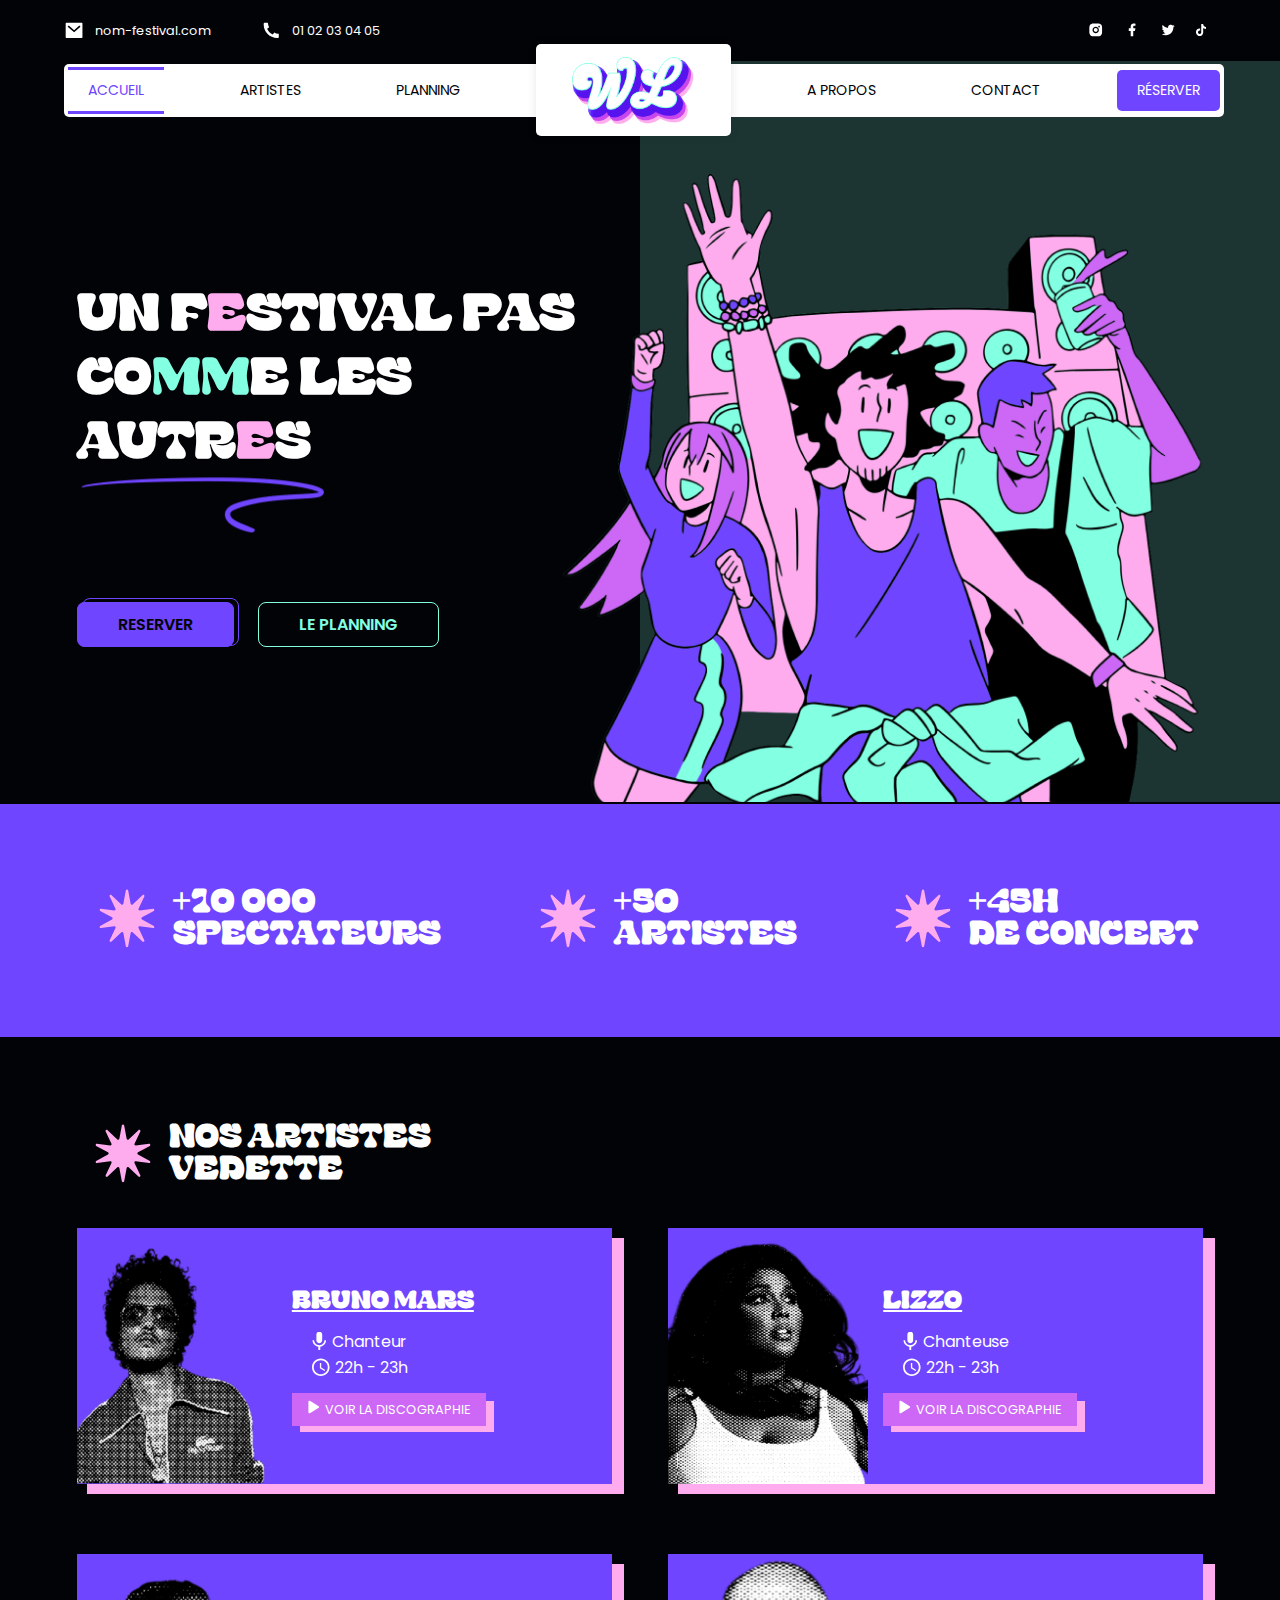
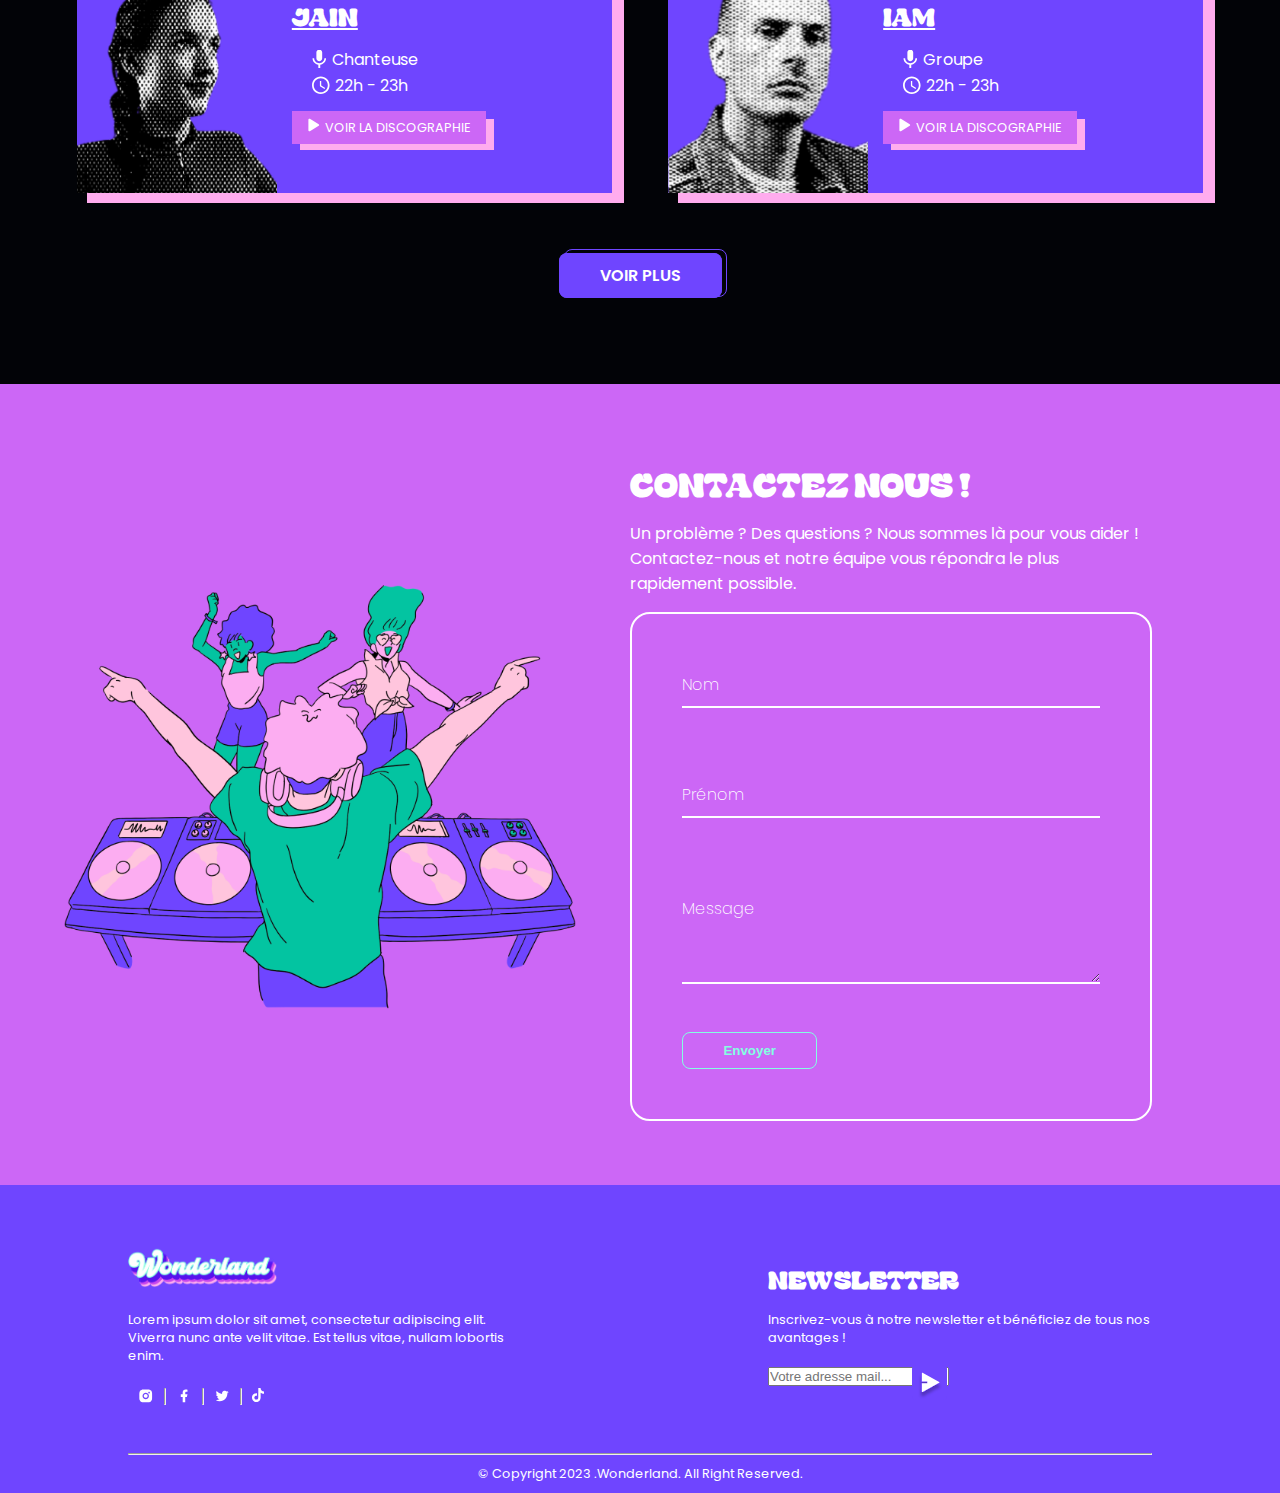
<file: index.html>
<!DOCTYPE html>
<html lang="fr">

<head>
    <meta charset="UTF-8">
    <meta http-equiv="X-UA-Compatible" content="IE=edge">
    <meta name="viewport" content="width=device-width, initial-scale=1.0">
    <link rel="icon" href="img/logo_favicon.png">

    <link rel="preconnect" href="https://fonts.googleapis.com">
    <link rel="preconnect" href="https://fonts.gstatic.com" crossorigin>
    <link href="https://fonts.googleapis.com/css2?family=Poppins:ital,wght@0,100;0,200;0,300;0,400;0,500;0,600;0,700;0,800;0,900;1,100;1,200;1,300;1,400;1,500;1,600;1,700;1,800;1,900&display=swap"
        rel="stylesheet">
    <link rel="stylesheet" href="css/global.css">
    <link rel="stylesheet" href="css/style.css">

    <title>WonderLand - Accueil</title>
</head>

<body>
    <div class="nav">
        <input type="checkbox" id="nav-check">
        <div class="nav-top">
            <div class="contactInfos">
                <div class="info">
                    <img src="img/mail-fill.svg" alt="ws">
                    <p>nom-festival.com</p>
                </div>
                <div class="info">
                    <img src="img/phone-fill.svg" alt="tel">
                    <p>01 02 03 04 05</p>
                </div>
            </div>

            <div class="socials">
                <a href=""><img src="img/instagram-fill.svg" alt="instagram"></a>
                <a href=""><img src="img/facebook-fill.svg" alt="facebook"></a>
                <a href=""><img src="img/twitter-fill.svg" alt="twitter"></a>
                <a href="" id="tiktok-link"><img id="tiktok" src="img/tiktok-fill.svg" alt="tiktok"></a>
            </div>
        </div>
        <div class="nav-btn">
            <label for="nav-check">
                <span></span>
                <span></span>
                <span></span>
            </label>
        </div>
        <a href="index.html"><img class="logo-hamburger" src="img/logo_mobile.png" alt="logo"></a>
        <a href="reserver.html"><svg class="icon-reserver" xmlns="http://www.w3.org/2000/svg" width="30" height="30" fill="currentColor" class="bi bi-calendar" viewBox="0 0 16 16"> <path d="M3.5 0a.5.5 0 0 1 .5.5V1h8V.5a.5.5 0 0 1 1 0V1h1a2 2 0 0 1 2 2v11a2 2 0 0 1-2 2H2a2 2 0 0 1-2-2V3a2 2 0 0 1 2-2h1V.5a.5.5 0 0 1 .5-.5zM1 4v10a1 1 0 0 0 1 1h12a1 1 0 0 0 1-1V4H1z"/> </svg></a>

        <div class="nav-bottom">
            <a href="index.html" class="link active">ACCUEIL</a>
            <a href="artistes.html" class="link">ARTISTES</a>
            <a href="planning.html" class="link">PLANNING</a>
            <a href="index.html"><img class="logo" src="img/logo_mobile.png" alt="logo"></a>
            <a href="a_propos.html" class="link">A PROPOS</a>
            <a href="contact.php" class="link">CONTACT</a>
            <a href="reserver.html" class="link" id="reserver">RÉSERVER</a>
        </div>
    </div>

    <div class="banner">
        <div class="text">
            <h1>UN F<span class="highlightRose">E</span>STIVAL PAS CO<span class="highlightVert">MM</span>E LES
                AUTR<span class="highlightRose">E</span>S</h1>
            <img src="img/soulign.png" alt="soulignage">
            <div class="buttons">
                <a class="button1" href="#">RESERVER</a>
                <a class="button2" href="#">LE PLANNING</a>
            </div>

        </div>
        <div class="banner-design">
            <img src="img/design-accueil.png" alt="">
        </div>
    </div>
    <div class="stats">
        <div class="nbSpectateurs">
            <h1>+10 000<br>SPECTATEURS</h1>
        </div>
        <div class="nbArtistes">
            <h1>+50<br>ARTISTES</h1>
        </div>
        <div class="hConcerts">
            <h1>+45h<br>DE CONCERT</h1>
        </div>
    </div>

    <div class="artistes">
        <div class="title">
            <h1>NOS ARTISTES<br>VEDETTE</h1>
        </div>
        
        <div class="first-row">
            <div class="card-artiste">
                <div class="img">
                    <img src="img/bruno-mars.png" alt="bruno-mars">
                </div>
                <div class="infos">
                    <h2><u>Bruno MARS</u></h2>
                    <div class="type">
                        <p>Chanteur</p>
                    </div>
                    <div class="heure">
                        <p>22h - 23h</p>
                    </div>
                    <a class="button3" href="">VOIR LA DISCOGRAPHIE</a>
                </div>
            </div>
            <div class="card-artiste">
                <div class="img">
                    <img src="img/lizzo.png" alt="lizzo">
                </div>
                <div class="infos">
                    <h2><u>LIZZO</u></h2>
                    <div class="type">
                        <p>Chanteuse</p>
                    </div>
                    <div class="heure">
                        <p>22h - 23h</p>
                    </div>
                    <a class="button3" href="">VOIR LA DISCOGRAPHIE</a>
                </div>
            </div>
        </div>
        <div class="second-row">
            <div class="card-artiste">
                <div class="img">
                    <img src="img/jain.png" alt="jain">
                </div>
                <div class="infos">
                    <h2><u>JAIN</u></h2>
                    <div class="type">
                        <p>Chanteuse</p>
                    </div>
                    <div class="heure">
                        <p>22h - 23h</p>
                    </div>
                    <a class="button3" href="">VOIR LA DISCOGRAPHIE</a>
                </div>
            </div>
            <div class="card-artiste">
                <div class="img">
                    <img src="img/iam.png" alt="iam">
                </div>
                <div class="infos">
                    <h2><u>IAM</u></h2>
                    <div class="type">
                        <p>Groupe</p>
                    </div>
                    <div class="heure">
                        <p>22h - 23h</p>
                    </div>
                    <a class="button3" href="">VOIR LA DISCOGRAPHIE</a>
                </div>
            </div>
        </div>
        <div class="seeMore">
            <div class="buttonContainer">
                <a class="button1" href="#">VOIR PLUS</a>
            </div>
        </div>
    </div>

    <div class="contact">
        <div class="contact-design">
            <img src="img/contact-design.png" alt="design-contact">
        </div>
        <div class="contact-form">
            <h1>Contactez nous !</h1>
            <p>Un problème ? Des questions ? Nous sommes là pour vous aider ! Contactez-nous et notre équipe vous répondra le plus rapidement possible.</p>

            <form action="#" method="post">
                <input type="text" id="nom" name="nom" placeholder="Nom">
                <input type="text" id="prenom" name="prenom" placeholder="Prénom">
                <label for="message"></label>
                <textarea id="message" name="message" placeholder="Message" style="height:100px"></textarea>
                <input class="button2" type="submit" value="Envoyer">
            </form>
        </div>
    </div>


    <footer>
        <div class="informations">
            <div class="text">
                <img class="logo" src="img/logo.png" alt="">
                <p>Lorem ipsum dolor sit amet, consectetur adipiscing elit. Viverra nunc ante velit vitae. Est tellus vitae, nullam lobortis enim.</p>
                <div class="socials">
                    <a href=""><img src="img/instagram-fill.svg" alt="instagram"></a>
                    <hr>
                    <a href=""><img src="img/facebook-fill.svg" alt="facebook"></a>
                    <hr>
                    <a href=""><img src="img/twitter-fill.svg" alt="twitter"></a>
                    <hr>
                    <a href="" id="tiktok-link"><img id="tiktok" src="img/tiktok-fill.svg" alt="tiktok"></a>
                </div>
            </div>
            <div class="newsletter">
                <h2>NEWSLETTER</h2>
                <p>Inscrivez-vous à notre newsletter et bénéficiez de tous nos avantages !</p>
                <form action="#">
                    <input type="mail" name="mail" placeholder="Votre adresse mail...">
                    <button type="submit">
                        <img src="img/send.svg" alt="envoyer">
                    </button>
                </form>
            </div>
        </div>
        <div class="copyright">
            <hr>
            <p>&copy Copyright 2023 .Wonderland. All Right Reserved.</p>
        </div>
    </footer>
    <script src="js/script.js"></script>
</body>

</html>
</file>
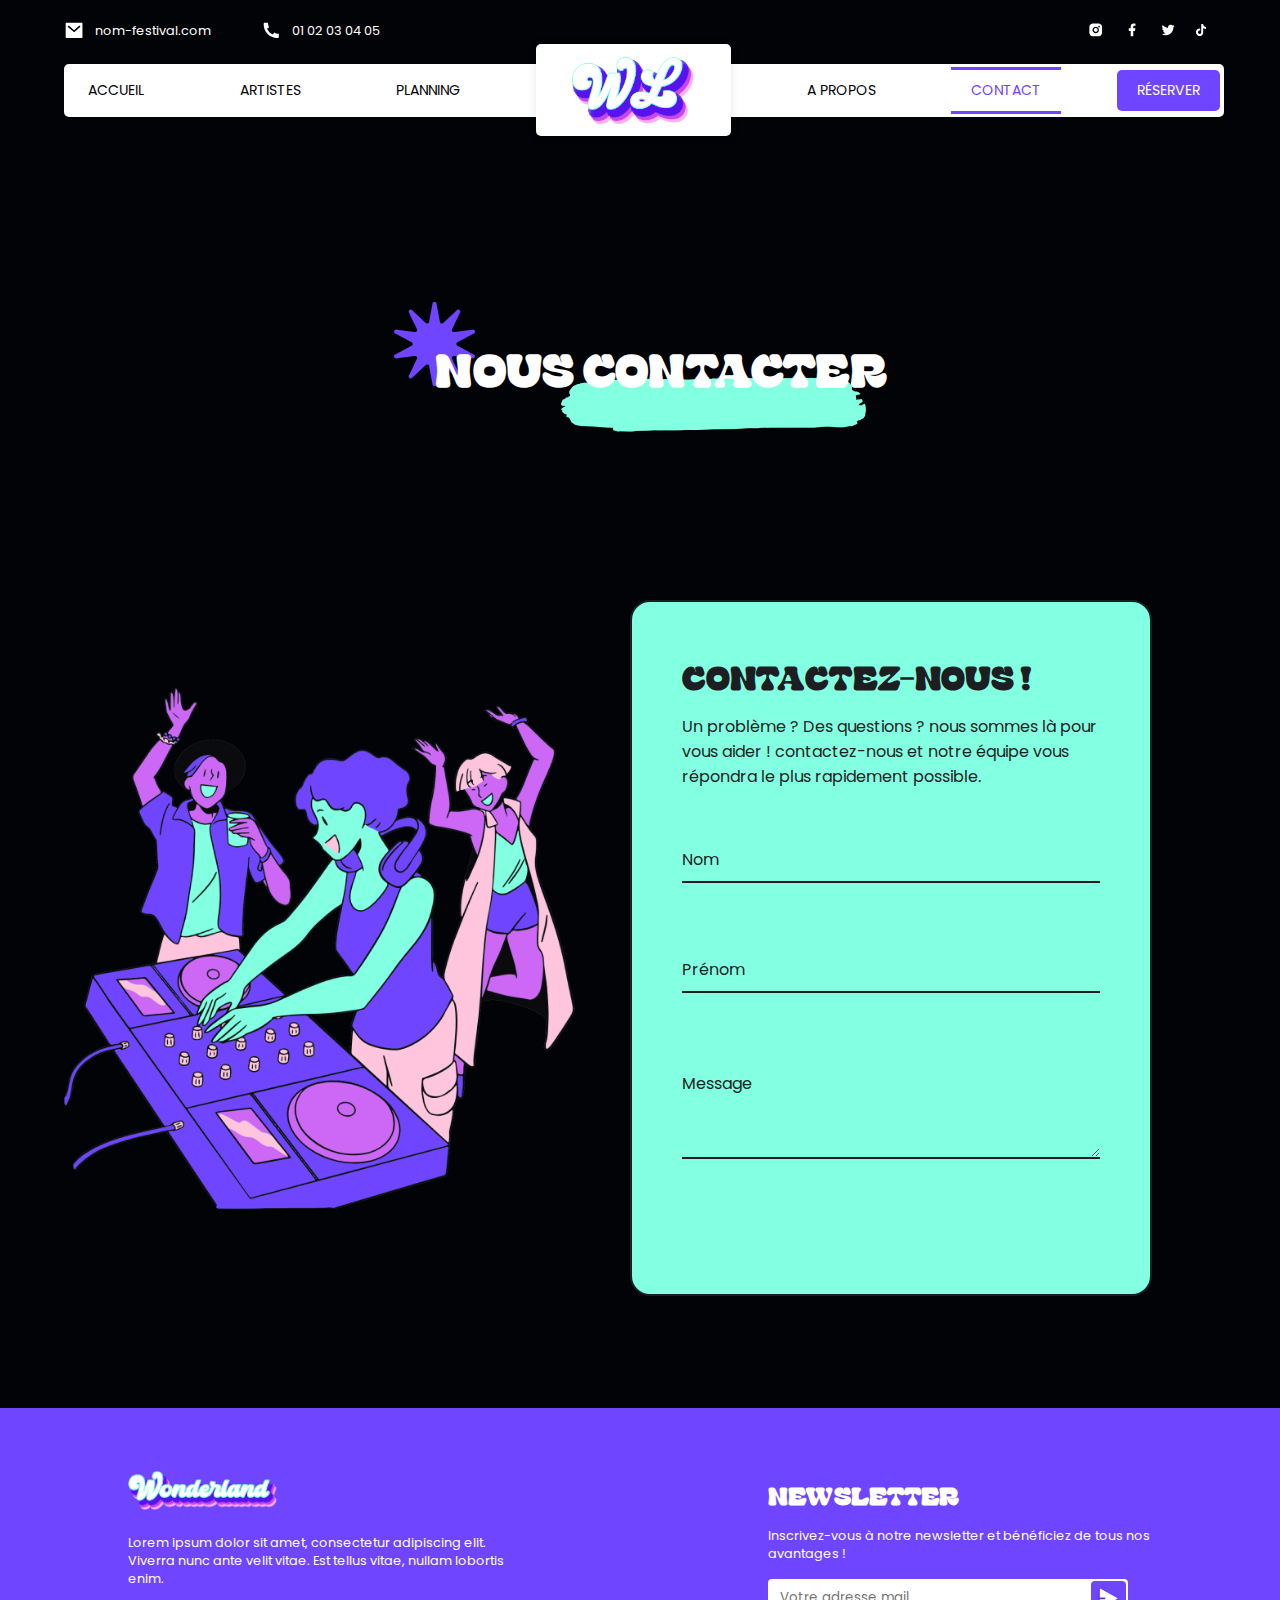
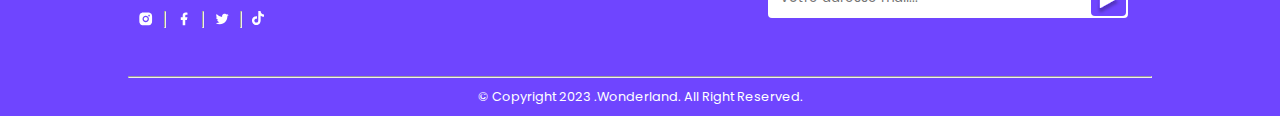
<file: contact.html>
<!DOCTYPE html>
<html lang="fr">

<head>
    <meta charset="UTF-8">
    <meta http-equiv="X-UA-Compatible" content="IE=edge">
    <meta name="viewport" content="width=device-width, initial-scale=1.0">
    <link rel="icon" href="img/logo_favicon.png">

    <link rel="preconnect" href="https://fonts.googleapis.com">
    <link rel="preconnect" href="https://fonts.gstatic.com" crossorigin>
    <link
        href="https://fonts.googleapis.com/css2?family=Poppins:ital,wght@0,100;0,200;0,300;0,400;0,500;0,600;0,700;0,800;0,900;1,100;1,200;1,300;1,400;1,500;1,600;1,700;1,800;1,900&display=swap"
        rel="stylesheet">
    <link rel="stylesheet" href="css/global.css">
    <link rel="stylesheet" href="css/contact.css">

    <title>WonderLand - Contact</title>
</head>

<body>
    <div class="nav">
        <input type="checkbox" id="nav-check">
        <div class="nav-top">
            <div class="contactInfos">
                <div class="info">
                    <img src="img/mail-fill.svg" alt="ws">
                    <p>nom-festival.com</p>
                </div>
                <div class="info">
                    <img src="img/phone-fill.svg" alt="tel">
                    <p>01 02 03 04 05</p>
                </div>
            </div>

            <div class="socials">
                <a href=""><img src="img/instagram-fill.svg" alt="instagram"></a>
                <a href=""><img src="img/facebook-fill.svg" alt="facebook"></a>
                <a href=""><img src="img/twitter-fill.svg" alt="twitter"></a>
                <a href="" id="tiktok-link"><img id="tiktok" src="img/tiktok-fill.svg" alt="tiktok"></a>
            </div>
        </div>
        <div class="nav-btn">
            <label for="nav-check">
                <span></span>
                <span></span>
                <span></span>
            </label>
        </div>
        <a href="index.html"><img class="logo-hamburger" src="img/logo_mobile.png" alt="logo"></a>
        <a href="reserver.html"><svg class="icon-reserver" xmlns="http://www.w3.org/2000/svg" width="30" height="30"
                fill="currentColor" class="bi bi-calendar" viewBox="0 0 16 16">
                <path
                    d="M3.5 0a.5.5 0 0 1 .5.5V1h8V.5a.5.5 0 0 1 1 0V1h1a2 2 0 0 1 2 2v11a2 2 0 0 1-2 2H2a2 2 0 0 1-2-2V3a2 2 0 0 1 2-2h1V.5a.5.5 0 0 1 .5-.5zM1 4v10a1 1 0 0 0 1 1h12a1 1 0 0 0 1-1V4H1z" />
            </svg></a>

        <div class="nav-bottom">
            <a href="index.html" class="link">ACCUEIL</a>
            <a href="artistes.html" class="link">ARTISTES</a>
            <a href="planning.html" class="link">PLANNING</a>
            <a href="index.html"><img class="logo" src="img/logo_mobile.png" alt="logo"></a>
            <a href="a_propos.html" class="link">A PROPOS</a>
            <a href="contact.php" class="link active">CONTACT</a>
            <a href="reserver.html" class="link" id="reserver">RÉSERVER</a>
        </div>
    </div>

    <div class="title">
        <h1>NOUS CONTACTER</h1>
    </div>
    <div class="form-container">
        <div class="design">
            <img src="img/contact-design2.png" alt="design">
        </div>
        <div class="contact-form">
            <form action="#" method="post">
                <h1>Contactez-nous !</h1>
                <p>Un problème ? Des questions ? nous sommes
                    là pour vous aider ! contactez-nous et notre
                    équipe vous répondra le plus rapidement
                    possible.</p>
                <input type="text" id="nom" name="nom" placeholder="Nom">
                <input type="text" id="prenom" name="prenom" placeholder="Prénom">
                <label for="message"></label>
                <textarea id="message" name="message" placeholder="Message" style="height:100px"></textarea>
                <input class="button2" type="submit" value="Envoyer">
            </form>
        </div>
    </div>




    <footer>
        <div class="informations">
            <div class="text">
                <img class="logo" src="img/logo.png" alt="">
                <p>Lorem ipsum dolor sit amet, consectetur adipiscing elit. Viverra nunc ante velit vitae. Est tellus
                    vitae, nullam lobortis enim.</p>
                <div class="socials">
                    <a href=""><img src="img/instagram-fill.svg" alt="instagram"></a>
                    <hr>
                    <a href=""><img src="img/facebook-fill.svg" alt="facebook"></a>
                    <hr>
                    <a href=""><img src="img/twitter-fill.svg" alt="twitter"></a>
                    <hr>
                    <a href="" id="tiktok-link"><img id="tiktok" src="img/tiktok-fill.svg" alt="tiktok"></a>
                </div>
            </div>
            <div class="newsletter">
                <h2>NEWSLETTER</h2>
                <p>Inscrivez-vous à notre newsletter et bénéficiez de tous nos avantages !</p>
                <form action="#">
                    <input type="text" name="mail" placeholder="Votre adresse mail...">
                    <button type="submit">
                        <img src="img/send.svg" alt="envoyer">
                    </button>
                </form>
            </div>
        </div>
        <div class="copyright">
            <hr>
            <p>&copy Copyright 2023 .Wonderland. All Right Reserved.</p>
        </div>
    </footer>
    <script src="js/script.js"></script>
</body>

</html>
</file>
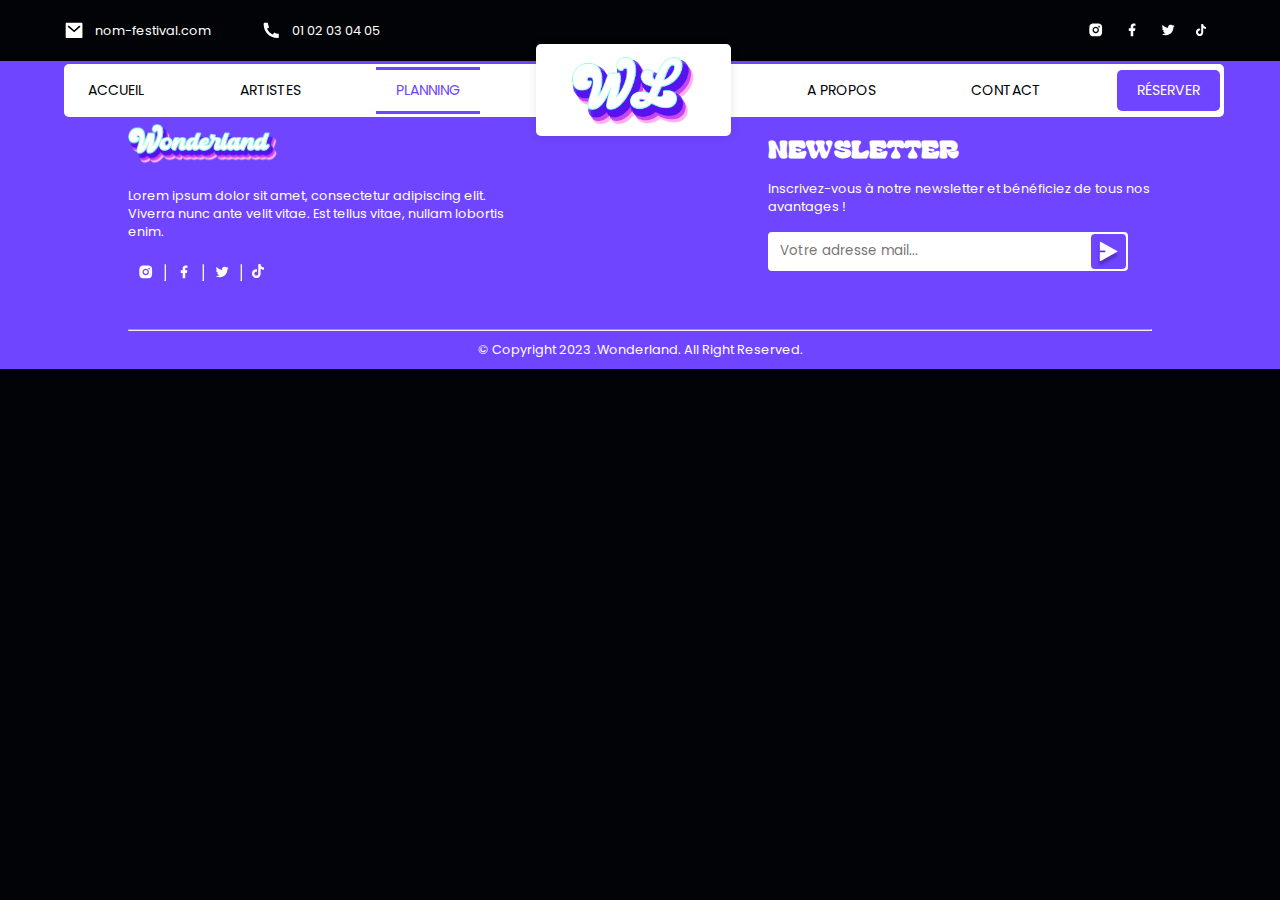
<file: planning.html>
<!DOCTYPE html>
<html lang="fr">

<head>
    <meta charset="UTF-8">
    <meta http-equiv="X-UA-Compatible" content="IE=edge">
    <meta name="viewport" content="width=device-width, initial-scale=1.0">
    <link rel="icon" href="img/logo_favicon.png">

    <link rel="preconnect" href="https://fonts.googleapis.com">
    <link rel="preconnect" href="https://fonts.gstatic.com" crossorigin>
    <link href="https://fonts.googleapis.com/css2?family=Poppins:ital,wght@0,100;0,200;0,300;0,400;0,500;0,600;0,700;0,800;0,900;1,100;1,200;1,300;1,400;1,500;1,600;1,700;1,800;1,900&display=swap"
        rel="stylesheet">
    <link rel="stylesheet" href="css/global.css">
    <link rel="stylesheet" href="css/planning.css">

    <title>WonderLand - Planning</title>
</head>

<body>
    <div class="nav">
        <input type="checkbox" id="nav-check">
        <div class="nav-top">
            <div class="contactInfos">
                <div class="info">
                    <img src="img/mail-fill.svg" alt="ws">
                    <p>nom-festival.com</p>
                </div>
                <div class="info">
                    <img src="img/phone-fill.svg" alt="tel">
                    <p>01 02 03 04 05</p>
                </div>
            </div>

            <div class="socials">
                <a href=""><img src="img/instagram-fill.svg" alt="instagram"></a>
                <a href=""><img src="img/facebook-fill.svg" alt="facebook"></a>
                <a href=""><img src="img/twitter-fill.svg" alt="twitter"></a>
                <a href="" id="tiktok-link"><img id="tiktok" src="img/tiktok-fill.svg" alt="tiktok"></a>
            </div>
        </div>
        <div class="nav-btn">
            <label for="nav-check">
                <span></span>
                <span></span>
                <span></span>
            </label>
        </div>
        <a href="index.html"><img class="logo-hamburger" src="img/logo_mobile.png" alt="logo"></a>
        <a href="reserver.html"><svg class="icon-reserver" xmlns="http://www.w3.org/2000/svg" width="30" height="30" fill="currentColor" class="bi bi-calendar" viewBox="0 0 16 16"> <path d="M3.5 0a.5.5 0 0 1 .5.5V1h8V.5a.5.5 0 0 1 1 0V1h1a2 2 0 0 1 2 2v11a2 2 0 0 1-2 2H2a2 2 0 0 1-2-2V3a2 2 0 0 1 2-2h1V.5a.5.5 0 0 1 .5-.5zM1 4v10a1 1 0 0 0 1 1h12a1 1 0 0 0 1-1V4H1z"/> </svg></a>

        <div class="nav-bottom">
            <a href="index.html" class="link">ACCUEIL</a>
            <a href="artistes.html" class="link">ARTISTES</a>
            <a href="planning.html" class="link active">PLANNING</a>
            <a href="index.html"><img class="logo" src="img/logo_mobile.png" alt="logo"></a>
            <a href="a_propos.html" class="link">A PROPOS</a>
            <a href="contact.php" class="link">CONTACT</a>
            <a href="reserver.html" class="link" id="reserver">RÉSERVER</a>
        </div>
    </div>







    <footer>
        <div class="informations">
            <div class="text">
                <img class="logo" src="img/logo.png" alt="">
                <p>Lorem ipsum dolor sit amet, consectetur adipiscing elit. Viverra nunc ante velit vitae. Est tellus vitae, nullam lobortis enim.</p>
                <div class="socials">
                    <a href=""><img src="img/instagram-fill.svg" alt="instagram"></a>
                    <hr>
                    <a href=""><img src="img/facebook-fill.svg" alt="facebook"></a>
                    <hr>
                    <a href=""><img src="img/twitter-fill.svg" alt="twitter"></a>
                    <hr>
                    <a href="" id="tiktok-link"><img id="tiktok" src="img/tiktok-fill.svg" alt="tiktok"></a>
                </div>
            </div>
            <div class="newsletter">
                <h2>NEWSLETTER</h2>
                <p>Inscrivez-vous à notre newsletter et bénéficiez de tous nos avantages !</p>
                <form action="#">
                    <input type="text" name="mail" placeholder="Votre adresse mail...">
                    <button type="submit">
                        <img src="img/send.svg" alt="envoyer">
                    </button>
                </form>
            </div>
        </div>
        <div class="copyright">
            <hr>
            <p>&copy Copyright 2023 .Wonderland. All Right Reserved.</p>
        </div>
    </footer>
    <script src="js/script.js"></script>
</body>

</html>
</file>
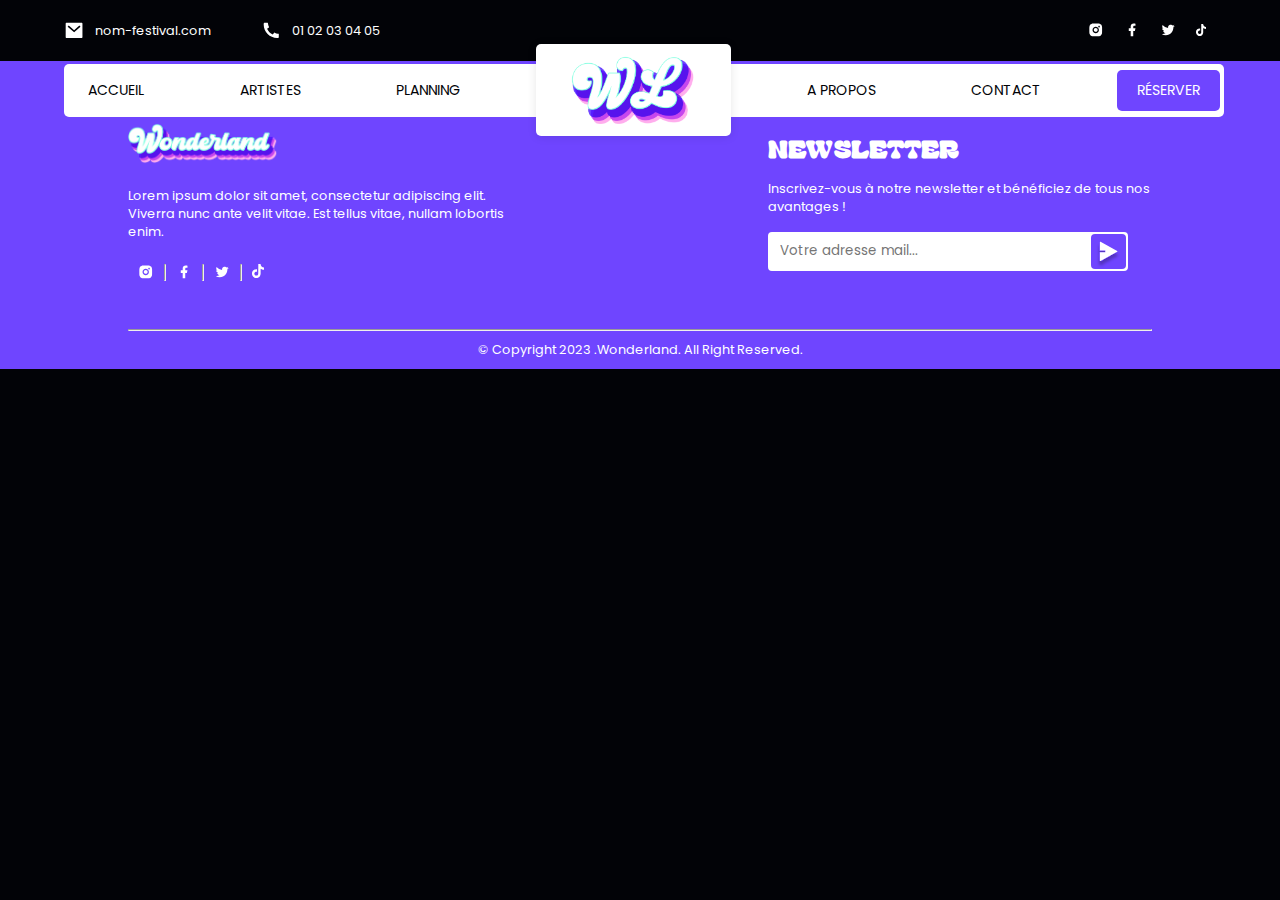
<file: reserver.html>
<!DOCTYPE html>
<html lang="fr">

<head>
    <meta charset="UTF-8">
    <meta http-equiv="X-UA-Compatible" content="IE=edge">
    <meta name="viewport" content="width=device-width, initial-scale=1.0">
    <link rel="icon" href="img/logo_favicon.png">

    <link rel="preconnect" href="https://fonts.googleapis.com">
    <link rel="preconnect" href="https://fonts.gstatic.com" crossorigin>
    <link href="https://fonts.googleapis.com/css2?family=Poppins:ital,wght@0,100;0,200;0,300;0,400;0,500;0,600;0,700;0,800;0,900;1,100;1,200;1,300;1,400;1,500;1,600;1,700;1,800;1,900&display=swap"
        rel="stylesheet">
    <link rel="stylesheet" href="css/global.css">
    <link rel="stylesheet" href="css/reserver.css">

    <title>WonderLand - Réserver</title>
</head>

<body>
    <div class="nav">
        <input type="checkbox" id="nav-check">
        <div class="nav-top">
            <div class="contactInfos">
                <div class="info">
                    <img src="img/mail-fill.svg" alt="ws">
                    <p>nom-festival.com</p>
                </div>
                <div class="info">
                    <img src="img/phone-fill.svg" alt="tel">
                    <p>01 02 03 04 05</p>
                </div>
            </div>

            <div class="socials">
                <a href=""><img src="img/instagram-fill.svg" alt="instagram"></a>
                <a href=""><img src="img/facebook-fill.svg" alt="facebook"></a>
                <a href=""><img src="img/twitter-fill.svg" alt="twitter"></a>
                <a href="" id="tiktok-link"><img id="tiktok" src="img/tiktok-fill.svg" alt="tiktok"></a>
            </div>
        </div>
        <div class="nav-btn">
            <label for="nav-check">
                <span></span>
                <span></span>
                <span></span>
            </label>
        </div>
        <a href="index.html"><img class="logo-hamburger" src="img/logo_mobile.png" alt="logo"></a>
        <a href="reserver.html"><svg class="icon-reserver" xmlns="http://www.w3.org/2000/svg" width="30" height="30" fill="currentColor" class="bi bi-calendar" viewBox="0 0 16 16"> <path d="M3.5 0a.5.5 0 0 1 .5.5V1h8V.5a.5.5 0 0 1 1 0V1h1a2 2 0 0 1 2 2v11a2 2 0 0 1-2 2H2a2 2 0 0 1-2-2V3a2 2 0 0 1 2-2h1V.5a.5.5 0 0 1 .5-.5zM1 4v10a1 1 0 0 0 1 1h12a1 1 0 0 0 1-1V4H1z"/> </svg></a>

        <div class="nav-bottom">
            <a href="index.html" class="link">ACCUEIL</a>
            <a href="artistes.html" class="link">ARTISTES</a>
            <a href="planning.html" class="link">PLANNING</a>
            <a href="index.html"><img class="logo" src="img/logo_mobile.png" alt="logo"></a>
            <a href="a_propos.html" class="link">A PROPOS</a>
            <a href="contact.php" class="link">CONTACT</a>
            <a href="reserver.html" class="link active" id="reserver">RÉSERVER</a>
        </div>
    </div>







    <footer>
        <div class="informations">
            <div class="text">
                <img class="logo" src="img/logo.png" alt="">
                <p>Lorem ipsum dolor sit amet, consectetur adipiscing elit. Viverra nunc ante velit vitae. Est tellus vitae, nullam lobortis enim.</p>
                <div class="socials">
                    <a href=""><img src="img/instagram-fill.svg" alt="instagram"></a>
                    <hr>
                    <a href=""><img src="img/facebook-fill.svg" alt="facebook"></a>
                    <hr>
                    <a href=""><img src="img/twitter-fill.svg" alt="twitter"></a>
                    <hr>
                    <a href="" id="tiktok-link"><img id="tiktok" src="img/tiktok-fill.svg" alt="tiktok"></a>
                </div>
            </div>
            <div class="newsletter">
                <h2>NEWSLETTER</h2>
                <p>Inscrivez-vous à notre newsletter et bénéficiez de tous nos avantages !</p>
                <form action="#">
                    <input type="text" name="mail" placeholder="Votre adresse mail...">
                    <button type="submit">
                        <img src="img/send.svg" alt="envoyer">
                    </button>
                </form>
            </div>
        </div>
        <div class="copyright">
            <hr>
            <p>&copy Copyright 2023 .Wonderland. All Right Reserved.</p>
        </div>
    </footer>
    <script src="js/script.js"></script>
</body>

</html>
</file>
<file: css/global.css>
@font-face {
    font-family: 'Stora';
    src: url('stora/Stora.ttf') format('truetype');
}

* {
    margin: 0;
    padding: 0;
}

a {
    text-decoration: none;
}

body {
    background-color: #020307;
    color: white;
}

.nav {
    font-family: 'Poppins', sans-serif;
    display: flex;
    width: 100%;
    flex-direction: column;
    z-index: 999;
}

.nav .nav-top {
    display: flex;
    justify-content: space-between;
    padding-top: 15px;
    padding-bottom: 15px;
    padding-left: 5%;
    padding-right: 5%;
    transition: all 0.4s;
}

.nav .nav-top .contactInfos {
    display: flex;
    align-items: center;
    gap: 50px;
}

.nav .nav-top .contactInfos .info {
    display: flex;
    align-items: center;
    gap: 10px;
}

.nav .nav-top .contactInfos .info p {
    font-size: 0.8rem;
}

.socials {
    display: flex;
    align-items: center;
}

.socials hr {
    height: 15px;
}

.socials a {
    margin: 0px 10px;
}

.socials a img {
    width: 16px;
    opacity: 1;
    transition: all 0.2s;
    transform: translateY(2px);
}

.socials a img:hover {
    opacity: 0.6;
    transition: all 0.2s;
}

.socials #tiktok-link {
    margin: 5px 10px;
    margin-top: 1px;
}

.socials a #tiktok {
    width: 10.5px;
}

.nav .logo-hamburger{
    display: none;
}
.nav a .icon-reserver{
    display: none;
}
.nav .nav-bottom {
    position: absolute;
    width: 90%;
    display: flex;
    align-items: center;
    justify-content: space-between;
    background-color: white;
    color: #020307;
    padding: 3px 4px;
    border-radius: 5px;
    margin-left: 5%;
    margin-right: 5rem;
    margin-top: 4rem;
    z-index: 999;
}

.nav .nav-bottom .link {
    border-top: 3px solid #fff;
    border-bottom: 3px solid #fff;
    color: #020307;
    padding: 10px 20px;
    font-size: clamp(11px, 1.1vw, 16px);
    transition: all 0.3s;
}

.nav .nav-bottom .link:hover {
    border-top: 3px solid #6F45FF;
    border-bottom: 3px solid #6F45FF;
    color: #6F45FF;
    transition: all 0.3s;
}

.nav .nav-bottom .link.active {
    border-top: 3px solid #6F45FF;
    border-bottom: 3px solid #6F45FF;
    color: #6F45FF;
    transition: all 0.3s;
}

.nav .nav-bottom #reserver {
    color: #fff;
    background-color: #6F45FF;
    border: none;
    border-radius: 5px;
    transition: background-color 0.2s;
}

.nav .nav-bottom #reserver:hover {
    color: #fff;
    background-color: #CC67F6;
    border: none;
    border-radius: 5px;
    transition: background-color 0.2s;
}

.nav .nav-bottom .logo {
    background-color: #fff;
    width: 125px;
    padding: 10px 35px;
    position: relative;
    z-index: 1;
    margin-top: -64px;
    transform: translateY(35px);
    /*border: 4px solid #fff;*/
    border-radius: 5px;
    box-shadow: 0px 1px 10px rgba(0, 0, 0, 0.1);
}

.nav>.nav-btn, .nav>#nav-check {
    display: none;
}

@media screen and (max-width: 1004px) {
    .nav {
        justify-content: center;
    }

    .nav .nav-top {
        display: none;
    }

    .nav .nav-bottom {
        border-radius: 0px;
    }

    .nav>.nav-btn {
        display: inline-block;
        position: absolute;
        left: 0px;
        top: 0px;
        margin-top: 14px;
        padding-right: 1rem;
        z-index: 1000;
    }

    .nav>.nav-btn>label {
        display: inline-block;
        width: 15px;
        height: 15px;
        padding: 13px;
        margin-left: 20px;
    }

    .nav>.nav-btn>label:hover,
    .nav #nav-check:checked~.nav-btn>label {
        background-color: none;
    }

    .nav>.nav-btn>label>span {
        display: block;
        width: 25px;
        height: 7px;
        border-top: 2px solid #fff;
        transition: all 0.3s;
        cursor: pointer;
    }

    .nav>.nav-bottom {
        position: absolute;
        display: flex;
        width: 100%;
        background-color: #fff;
        height: 0px;
        transition: all 0.3s ease-in;
        overflow: hidden;
        top: 0px;
        left: 0px;
        margin: 0;
        padding: 0;
        border: none;
        flex-direction: column;
        justify-content: flex-start;    
    }

    .nav>.nav-bottom .logo{
        display: none;
    }

    .nav>.nav-bottom>.link {
        display: block;
        width: 100%;
        color: #020307;
        font-size: 1rem;
        margin-top: 7vh;
    }

    .nav .logo-hamburger {
        position: absolute;
        display: block;
        width: 15%;
        margin-left: 50%;
        transform: translateX(-50%);
        margin-top: 15px;
        z-index: 1002;
    }

    .nav .icon-reserver{
        position: absolute;
        display: block !important;
        right: 0;
        padding-top: 12px;
        transform: translateX(-50%);
        margin-top: 10px;
        margin-right: 10px;
        z-index: 1002;
        fill: #CC67F6;
    }

    .nav>#nav-check:not(:checked)~.nav-bottom {
        height: 0px;
        text-align: center;
    }
    .nav>#nav-check:checked~.nav-btn {
        position: fixed;
    }
    .nav>#nav-check:checked~.nav-btn span {
        border-top: 2px solid #CC67F6;
        transition: all 0.3s;
    }
    .nav>#nav-check:checked~.nav.icon-reserver {
        fill: #020307 !important;
    }
    .nav>#nav-check:checked~.nav-bottom {
        position: fixed;
        height: calc(100% + 85px);
        overflow-y: auto;
        text-align: center;
        padding-top: 20px;
    }
    
    
}

h1,
h2,
h3 {
    font-family: 'Stora', sans-serif;
}

.highlightRose {
    color: #FFACEE;
}

.highlightVert {
    color: #83FFE2;
}

.button1 {
    position: relative;
    background-color: #6F45FF;
    color: #020307;
    font-weight: 600;
    padding: 10px 40px;
    border-radius: 8px;
    border: 1px solid #6F45FF;
    overflow: hidden;
    transition: all 0.2s;
}

.button1::after {
    content: '';
    position: absolute;
    width: 100%;
    top: -5px;
    right: 0px;
    bottom: 0px;
    left: 4px;
    background-color: transparent;
    border: 1px solid #6F45FF;
    border-radius: 8px;
    z-index: -1;
    transition: all 0.2s;
}

.button1:hover {
    position: relative;
    background-color: #FFACEE;
    color: #020307;
    font-weight: 600;
    border: 1px solid #FFACEE;
    padding: 10px 40px;
    border-radius: 8px;
    overflow: hidden;
    transition: all 0.2s;
}

.button1:hover::after {
    content: '';
    position: absolute;
    top: -1px;
    right: 0px;
    bottom: 0px;
    left: -1px;
    background-color: transparent;
    border: 1px solid #FFACEE;
    border-radius: 8px;
    z-index: -1;
    transition: all 0.2s;
}

.button2 {
    background-color: transparent;
    color: #83FFE2;
    font-weight: 600;
    padding: 10px 40px;
    border-radius: 8px;
    border: 1px solid #83FFE2;
    transition: all 0.3s;
}

.button2:hover {
    background-color: #83FFE2;
    color: #020307;
    font-weight: 600;
    padding: 10px 40px;
    border-radius: 8px;
    border: 1px solid #83FFE2;
    transition: all 0.3s;
}

.button3 {
    position: relative;
    background-color: #CC67F6;
    color: #fff;
    font-size: 0.8rem;
    font-weight: 400;
    padding: 7px 15px;
    border-radius: 0px;
    border: 1px solid #CC67F6;
    overflow: visible;
    transition: all 0.2s;
    z-index: 2;
}

.button3::before {
    content: url(../img/play.svg);
    margin-right: 5px;
}

.button3::after {
    content: '';
    position: absolute;
    width: 100%;
    top: 7px;
    right: 0px;
    bottom: -7px;
    left: 7px;
    background-color: #FFACEE;
    border: 1px solid #FFACEE;
    border-radius: 0px;
    z-index: -1;
    transition: all 0.2s;
}

.button3:hover {
    position: relative;
    background-color: #FFACEE;
    color: #020307;
    font-weight: 400;
    border: 1px solid #FFACEE;
    padding: 7px 15px;
    border-radius: 0px;
    overflow: hidden;
    transition: all 0.2s;
}

.button3:hover::after {
    content: '';
    position: absolute;
    top: -1px;
    right: 0px;
    bottom: 0px;
    left: -1px;
    background-color: transparent;
    border: 1px solid #FFACEE;
    border-radius: 0px;
    transition: all 0.2s;
}

footer {
    background-color: #6F45FF;
    padding-left: 10%;
    padding-right: 10%;
}

footer .informations {
    display: flex;
    align-items: center;
    gap: 25%;
    padding-top: 6%;
    padding-bottom: 4%;
}

footer .informations .text {
    flex: 20%;
}

footer .informations p {
    font-size: 0.8rem;
    margin-top: 1rem;
    margin-bottom: 1rem;
}

footer .informations .logo {
    width: 150px;
}

f footer .socials a {
    margin: 0px 25px;
}

footer .socials #tiktok {
    width: 12px;
}

footer .informations .newsletter {
    flex: 20%;
}

footer .informations .newsletter input[type="text"] {
    width: 90%;
    height: 35px;
    border: 2px solid #fff;
    border-radius: 4px;
    font-family: 'Poppins', sans-serif;
    padding-left: 10px;
}

footer .informations .newsletter button {
    cursor: pointer;
    position: absolute;
    margin-top: 2px;
    margin-left: -37px;
    width: 35px;
    height: 35px;
    background-color: #6F45FF;
    border: none;
    border-radius: 4px;
    transition: all 0.3s;
}

footer .informations .newsletter button:hover {
    background-color: #CC67F6;
    transition: all 0.3s;
}

footer .informations .newsletter button img {
    margin-top: 5px;
    transform: scale(0.9);
}

footer .copyright p {
    font-size: 0.8rem;
    text-align: center;
    padding: 10px;
}


@media (max-width: 568px) {
    .nav .logo-hamburger {
        width: 20%;
    }
    footer .informations {
        display: flex;
        flex-direction: column;
    }

    footer .informations .newsletter {
        margin-top: 4rem;
        margin-bottom: 2rem;
    }
}
</file>
<file: css/style.css>
@font-face {
    font-family: 'Stora';
    src: url('../stora/Stora.ttf') format('truetype');
}
body{
    font-family: 'Poppins', sans-serif;
}


.banner{
    display: flex;
    margin-left: 6%;
}
.banner .text{
    flex: 55%;
    margin-top: 18rem;
    padding-right: 4rem;
}
.banner .text h1{
    font-size: clamp(42px, 4vw, 60px);
    line-height: clamp(42px, 5vw, 70px);
}
.banner .text img{
    display: block;
    transform: translateY(-25%);
    /*margin-left: auto;
    margin-right: auto;/*/
    width: clamp(200px, 50%, 300px);
}
.banner .text .buttons{
    margin-top: 3rem;
}
.banner .text a.button1{
    margin-right: 20px
}

.banner .banner-design{
    flex: 45%;
    padding-top: 7rem;
    background-color: #1C3533;
    z-index: -1;
}
.banner .banner-design img{
    position: relative;
    width: clamp(500px,50vw ,700px);
    z-index: 0;
    transform: translateX(-12%);
}

.stats{
    display: flex;
    justify-content: space-evenly;
    background-color: #6F45FF;
    width: 100%;
    padding-top: 4rem;
    padding-bottom: 4rem;
    margin-top: -2rem;
    border-top: 2px solid #020307;
    border-bottom: 2px solid #020307;
}
.stats div{
    display: flex;
    align-items: center;
}
.stats div::before{
    content: url(../img/star.svg);
    transform: scale(0.6);
}
.stats div h2{
    line-height: 2rem;
}

.artistes{
    margin-left: 6%;
    margin-right: 6%;
    margin-top: 4rem;
}
.artistes .title{
    display: flex;
    align-items: center;
}
.artistes .title::before{
    content: url(../img/star.svg);
    transform: scale(0.6);
}
.artistes .first-row, .artistes .second-row{
    display: flex;
    gap: 5%;
    margin-top: 20px;
    margin-bottom: 70px;
}
.artistes .card-artiste{
    position: relative;
    background-color: #6F45FF;
    display: flex;
    padding-right: 20px;
    flex: 40%;
}
.artistes .card-artiste::after {
    content: '';
    position: absolute;
    width: 100%;
    top: 10px; 
    right: 0px;
    bottom: -10px;
    left: 10px;
    background-color: #FFACEE;
    border: 1px solid #FFACEE;
    border-radius: 0px;
    z-index: -1;
    transition: all 0.2s;
}
.artistes .card-artiste .img{
    flex: 40%;
    display: flex;
    justify-content: center;
    justify-content: flex-start;
}
.artistes .card-artiste .img img{
    width: 200px;
}
.artistes .card-artiste .infos{
    flex: 60%;
    margin-top: auto;
    margin-bottom: auto;
    margin-left: 15px;

}
.artistes .card-artiste .infos .type{
    display: flex;
    margin-top: 15px;
    margin-left: 20px;
}
.artistes .card-artiste .infos .heure{
    display: flex;
    margin-bottom: 15px;
    margin-left: 20px;
}
.artistes .card-artiste .infos .type::before{
    content: url(../img/micro.svg);
    transform: translateY(10%);
    margin-right: 5px;
}
.artistes .card-artiste .infos .heure::before{
    content: url(../img/horloge.svg);
    transform: translateY(10%);
    margin-right: 5px;
}

.artistes .seeMore {
    display: flex;
    justify-content: center;
    margin-top: 4rem; 
    margin-bottom: 6rem;
    position: relative;
}

.artistes .seeMore .buttonContainer {
    position: relative;
}

.artistes .seeMore .buttonContainer a{
    color: #fff;
}
.artistes .seeMore .buttonContainer a:hover{
    color: #020307;
}




.contact{
    display: flex;
    padding-top: 7%;
    padding-bottom: 5%;
    padding-left: 5%;
    padding-right: 10%;
    background-color: #CC67F6;
}
.contact .contact-design{
    flex: 40%;
    display: flex;
    flex-direction: column;
    justify-content: center;
}
.contact .contact-design img{
    width: 40vw;
}
.contact .contact-form{
    flex: 60%;
    margin-left: 5%;
}
.contact .contact-form p{
    margin-top: 1rem;
    margin-bottom: 1rem;
}

.contact form {
    /* Ajouter box-sizing */
    box-sizing: border-box;
    border-radius: 20px;
    background-color: transparent;
    border: 2px solid white;
    padding: 50px;
    padding-top: 0px;
    padding-bottom: 0px;
    width: 100%;
    /* redéfinition 400 + 2*20 */
}

.contact input[type=text],
.contact textarea {
    font-size: 1rem;
    width: 100%;
    box-sizing: border-box;
    margin-top: 50px;
    margin-bottom: 16px;
    margin-right: 0px;
    margin-left: 0px;
    resize: vertical;
    background-color: transparent;
    color: white;
    padding: 12px 20px;
    padding-left: 0px;
    border-top: none;
    border-left: none;
    border-right: none;
    border-bottom: 2px solid #fff;
    border-radius: 0px;
    cursor: pointer;
}

.contact input[type=submit]{
    margin-top: 25px;
    margin-bottom: 50px;
}


.contact label {
    margin-right: 0px;
    margin-left: 0px;
    width: 100%;
}

.contact input::placeholder {
    color: white;
    font-family: 'Poppins', sans-serif;
    font-size: 1rem;
    font-weight: 200;
    margin-left: -30px;
}

.contact label{
    font-size: 1rem;
    font-family: 'Poppins', sans-serif;
}

.contact textarea {
    background-color: transparent;
    color: white;
    padding: 12px 20px;
    padding-left: 0px;
    border-top: none;
    border-left: none;
    border-right: none;
    border-radius: 0px;
    cursor: pointer;
}

.contact textarea::placeholder {
    color: white;
    font-family: 'Poppins', sans-serif;
    font-size: 1rem;
    font-weight: 200;
    margin-left: -30px;
}

@media (max-width: 1300px) {
    .banner .text{
        margin-top: 14rem;
    }
}

@media (max-width: 1000px) {
    .banner {
        flex-direction: column;
        margin-left: 2rem;
        margin-right: 2rem;
        align-items: center;
    }
    .banner .text {
        margin-bottom: 0rem;
        padding: 0;
        text-align: center;
    }
    .banner .text img{
        margin-left: auto;
        margin-right: auto;
        width: clamp(150px, 40%, 250px);
    }
    .banner .text .buttons{
        margin-top: 2rem;
    }
    .banner .banner-design{
        margin-top: 0rem;
        padding-top: 2rem;
        background: none;
    }
    .banner .banner-design img{
        position: block;
        transform: translateX(0%);
    }



    .stats{
        display: flex;
        flex-direction: column;
        width: 100%;
        padding-top: 2rem;
        padding-bottom: 2rem;
    }
    .stats div{
        display: flex;
        align-items: center;
        padding-top: 1rem;
        padding-bottom: 1rem;
        margin-left: 30%;
    }
    .stats div::before{
        content: url(../img/star.svg);
        transform: scale(0.6);
    }
    .stats div h1{
        line-height: 2rem;
        width: 100%;
    }



    .artistes{
        margin-left: 2%;
        margin-right: 2%;
        margin-top: 4rem;
    }
    .artistes .title{
        display: flex;
        justify-content: center;
        margin-bottom: 4rem;
        text-align: center;
    }
    .artistes .title::before{
        content: url(../img/star.svg);
        position: absolute;
        transform: scale(1);
        z-index: -1;
    }
    .artistes .first-row, .artistes .second-row{
        display: flex;
        flex-direction: column;
        margin-top: 0px;
        margin-bottom: 0px;
        margin-left: 20%;
        margin-right: 20%;
    }
    .artistes .card-artiste{
        display: flex;
        margin-bottom: 6rem;
    }
    .artistes .seeMore {
        margin-top: -2rem; 
        margin-bottom: 4rem;
    }



    .contact{
        display: flex;
        flex-direction: column;
        padding-top: 2%;
        padding-bottom: 0%;
        padding-left: 0%;
        padding-right: 0%;
        background-color: transparent;
    }
    .contact .contact-design{
        display: flex;
        flex-direction: column;
        align-items: center;
        background-color: transparent;
    }
    .contact .contact-design img{
        width: 50vw;
    }
    .contact .contact-form{
        flex: 60%;
        padding-top: 4rem;
        padding-bottom: 4rem;
        padding-left: 12%;
        padding-right: 12%;
        margin: 0;
        background-color: #CC67F6;
    }
    .contact .contact-form p{
        margin-top: 1rem;
        margin-bottom: 1rem;
    }
}


@media (max-width: 768px) {
    .stats div{
        margin-left: 25%;
    }
    .artistes .first-row, .artistes .second-row{
        margin-left: 10%;
        margin-right: 10%;
    }
}

@media (max-width: 668px) {
    .stats div{
        display: flex;
        align-items: center;
        padding-top: 1rem;
        padding-bottom: 1rem;
        margin-left: 0%;
        transform: translateX(-0%);
        justify-content: center;
        margin-left: auto;
        margin-right: auto;
    }
}

@media (max-width: 568px) {
    .banner .text .buttons{
        display: flex;
        flex-direction: column;
        margin-top: 1rem;
        align-items: center;
    }
    .banner .text .buttons .button1{
        margin: 0;
        margin-bottom: 1rem;
    }
    .banner .banner-design img{
        position: relative;
        width: clamp(350px,35vw ,550px);
        z-index: 0;
        transform: translateX(0%);
    }

    .artistes .first-row, .artistes .second-row{
        margin-left: 5%;
        margin-right: 5%;
    }
    
    .artistes .card-artiste .img{
        flex: 30%;
        display: flex;
        justify-content: center;
    }
    .artistes .card-artiste .img img{
        width: 150px;
    }
}

@media (max-width: 450px) {
    .artistes .first-row, .artistes .second-row{
        margin-left: 3%;
        margin-right: 3%;
    }
    .artistes .card-artiste .img{
        flex: 25%;
        display: flex;
        justify-content: center;
    }
    .artistes .card-artiste .img img{
        width: 125px;
    }
    .artistes .card-artiste{
        padding-right: 10px;
    }
    .artistes .card-artiste .infos{
        margin-left: 0;
    }
}
</file>
<file: css/contact.css>
@font-face {
    font-family: 'Stora';
    src: url('../stora/Stora.ttf') format('truetype');
}

body {
    font-family: 'Poppins', sans-serif;
}

.title{
    margin-top: 15rem;
    margin-left: 10%;
    margin-right: 10%;
}
.title h1{
    font-size: clamp(40px, 3.5vw, 65px);
    line-height: clamp(42px, 5vw, 70px);
    text-align: center;
    position: relative;
    margin-bottom: 5rem;
}
.title h1::before{
    content: url(../img/star_purple2.png);
    margin-right: -40px;
}
.title h1::after{
    content: url(../img/soulign2.png);
    margin-right: -40px;
    position: absolute;
    transform: scale(0.6) translate(-140%, 32%);
    z-index: -1;
}




.form-container{
    display: flex;
    padding-top: 7rem;
    padding-bottom: 7rem;
    padding-left: 5%;
    padding-right: 10%;
}
.form-container .design{
    flex: 40%;
    display: flex;
    flex-direction: column;
    justify-content: center;
}
.form-container .design img{
    width: 40vw;
}
.form-container .contact-form{
    flex: 60%;
    margin-left: 5%;
}
.form-container .contact-form form h1{
    margin-top: 4rem;
    margin-bottom: 1rem;
}

.form-container form {
    /* Ajouter box-sizing */
    box-sizing: border-box;
    border-radius: 20px;
    background-color: #83FFE2;
    color: #1d1e22;
    border: 2px solid #1d1e22;
    padding: 50px;
    padding-top: 0px;
    padding-bottom: 0px;
    width: 100%;
    /* redéfinition 400 + 2*20 */
}

.form-container input[type=text],
.form-container textarea {
    font-size: 1rem;
    width: 100%;
    box-sizing: border-box;
    margin-top: 50px;
    margin-bottom: 16px;
    margin-right: 0px;
    margin-left: 0px;
    resize: vertical;
    background-color: transparent;
    color: #1d1e22;
    padding: 12px 20px;
    padding-left: 0px;
    border-top: none;
    border-left: none;
    border-right: none;
    border-bottom: 2px solid #1d1e22;
    border-radius: 0px;
    cursor: pointer;
}

.form-container input[type=submit]{
    margin-top: 25px;
    margin-bottom: 50px;
}


.form-container label {
    margin-right: 0px;
    margin-left: 0px;
    width: 100%;
}

.form-container input::placeholder {
    color: #1d1e22;
    font-family: 'Poppins', sans-serif;
    font-size: 1rem;
    font-weight: 400;
    margin-left: -30px;
}

.form-container label{
    font-size: 1rem;
    font-family: 'Poppins', sans-serif;
}

.form-container textarea {
    background-color: transparent;
    color: #1d1e22;
    padding: 12px 20px;
    padding-left: 0px;
    border-top: none;
    border-left: none;
    border-right: none;
    border-radius: 0px;
    cursor: pointer;
}

.form-container textarea::placeholder {
    color: #1d1e22;
    font-family: 'Poppins', sans-serif;
    font-size: 1rem;
    font-weight: 400;
    margin-left: -30px;
}

@media (max-width: 1000px) {
    .title{
        margin-top: 10rem;
        margin-left: 7%;
        margin-right: 7%;
    }
    .title h1{
        font-size: clamp(35px, 3.5vw, 60px);
        line-height: clamp(42px, 5vw, 60px);
        margin-bottom: 2rem;
    }
    .title h1::after{
        transform: scale(0.6) translate(-140%, 38%);
    }

    .form-container{
        display: flex;
        flex-direction: column;
        padding-top: 2%;
        padding-bottom: 3rem;
        padding-left: 0%;
        padding-right: 0%;
        background-color: transparent;
    }
    .form-container .design{
        display: flex;
        flex-direction: column;
        align-items: center;
        background-color: transparent;
    }
    .form-container .design img{
        width: 30vw;
    }
    .form-container .contact-form{
        flex: 60%;
        padding-top: 0rem;
        padding-bottom: 4rem;
        padding-left: 8%;
        padding-right: 8%;
        margin: 0;
        margin-top: -2rem;
    }
    .form-container .contact-form p{
        margin-top: 1rem;
        margin-bottom: 1rem;
    }
}

@media (max-width: 668px) {
    .form-container .design img{
        width: 250px;
    }
}

@media (max-width: 460px) {
    .title{
        margin-left: 3%;
        margin-right: 3%;
    }
    .title h1{
        font-size: clamp(30px, 2.5vw, 60px);
        line-height: clamp(42px, 5vw, 60px);
        margin-bottom: 3rem;
        position: relative;
    }
    .title h1::before{
        content: url(../img/star-purple.png);
        position: absolute;
        transform: scale(1.2) translate(120%, -20%);
        margin: 0;
        z-index: -1;
    }
    .title h1::after{
        display: none;
    }
    .form-container .contact-form{
        flex: 60%;
        padding-top: 0rem;
        padding-bottom: 4rem;
        padding-left: 4%;
        padding-right: 4%;
        margin: 0;
        margin-top: -2rem;
    }
}
</file>
<file: css/planning.css>
@font-face {
    font-family: 'Stora';
    src: url('../stora/Stora.ttf') format('truetype');
}
body{
    font-family: 'Poppins', sans-serif;
}
</file>
<file: css/reserver.css>
@font-face {
    font-family: 'Stora';
    src: url('../stora/Stora.ttf') format('truetype');
}
body{
    font-family: 'Poppins', sans-serif;
}
</file>
